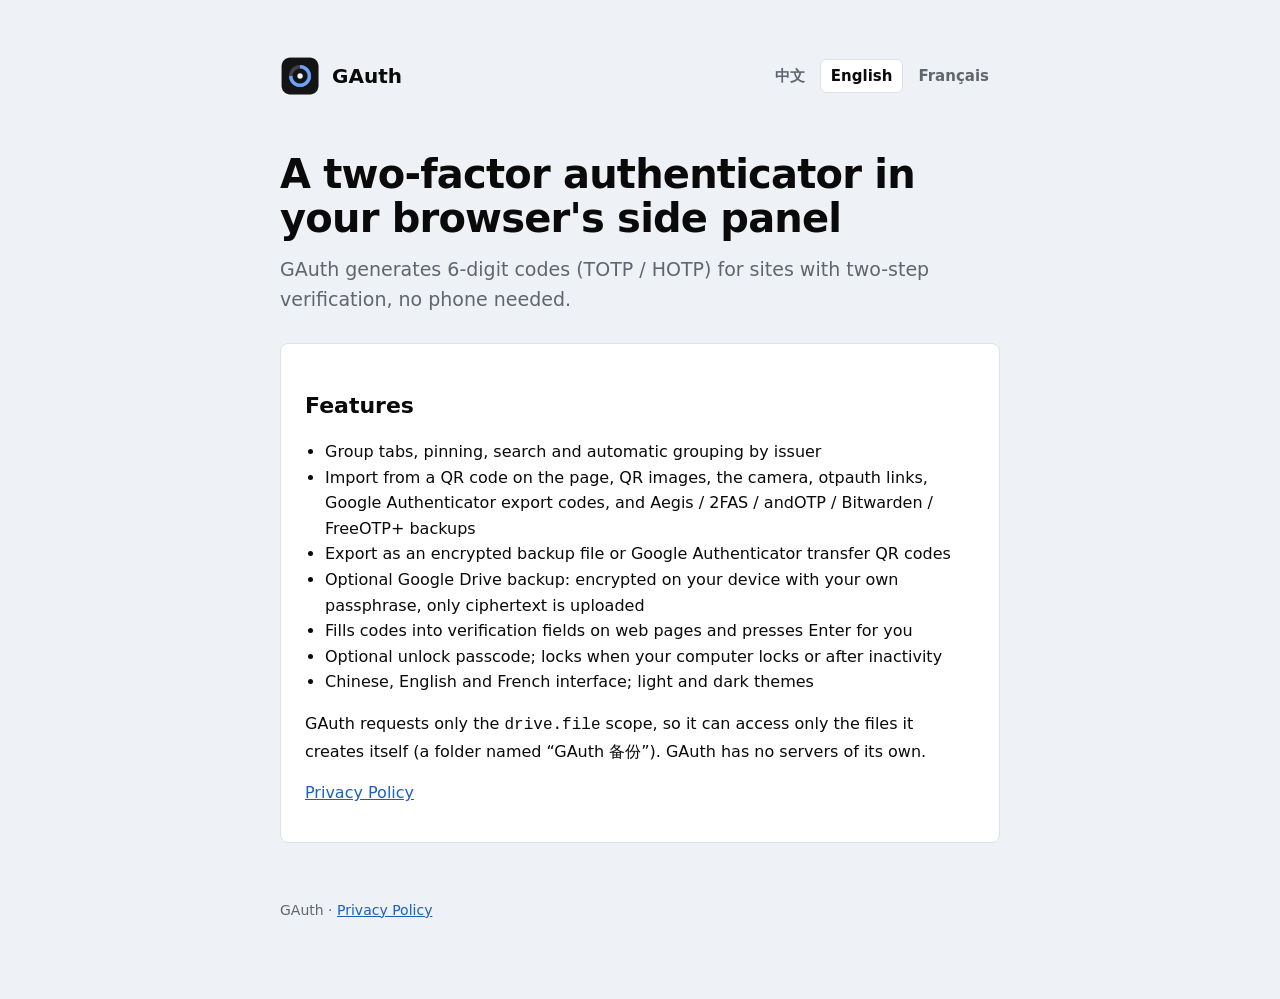
<file: index.html>
<!doctype html>
<html lang="zh-CN">
<head>
<meta charset="utf-8">
<meta name="viewport" content="width=device-width, initial-scale=1">
<title>GAuth · 浏览器两步验证器 · Two-factor authenticator</title>
<meta name="description" content="GAuth is a two-factor authenticator in your browser's side panel: TOTP/HOTP codes, groups, imports, encrypted Google Drive backup and autofill.">
<link rel="icon" href="logo.png">
<link rel="stylesheet" href="style.css">
<script src="lang.js" defer></script>
</head>
<body>
<main>
  <header>
    <img src="logo.png" alt=""><a href="./" data-keep="./">GAuth</a>
    <nav class="langs" aria-label="Language">
      <a href="?lang=zh-CN" data-set="zh-CN" hreflang="zh-CN">中文</a>
      <a href="?lang=en" data-set="en" hreflang="en">English</a>
      <a href="?lang=fr" data-set="fr" hreflang="fr">Français</a>
    </nav>
  </header>

  <article data-lang="zh-CN" lang="zh-CN" data-title="GAuth · 浏览器两步验证器">
    <h1>浏览器侧边栏里的两步验证器</h1>
    <p class="lead">GAuth 为开启了两步验证的网站生成 6 位验证码（TOTP / HOTP），不需要手机。</p>
    <section class="card">
      <h2>功能</h2>
      <ul>
        <li>按分组标签管理账号，置顶、搜索、按发行方自动分组</li>
        <li>多种导入：网页二维码、二维码图片、摄像头、otpauth 链接、Google Authenticator 迁移码、Aegis / 2FAS / andOTP / Bitwarden / FreeOTP+ 备份文件</li>
        <li>导出：加密备份文件、Google Authenticator 迁移二维码</li>
        <li>可选的 Google 云端硬盘备份：备份先用你自己设置的口令在本机加密，云端只存密文</li>
        <li>在网页的验证码输入框自动填入验证码，填完自动回车</li>
        <li>可选的解锁口令，电脑锁屏或无操作时自动锁定</li>
        <li>中文、English、Français 界面，浅色 / 深色主题</li>
      </ul>
      <p><a href="privacy.html" data-keep="privacy.html">隐私权政策</a></p>
    </section>
  </article>

  <article data-lang="en" lang="en" data-title="GAuth · Two-factor authenticator in your browser">
    <h1>A two-factor authenticator in your browser's side panel</h1>
    <p class="lead">GAuth generates 6-digit codes (TOTP / HOTP) for sites with two-step verification, no phone needed.</p>
    <section class="card">
      <h2>Features</h2>
      <ul>
        <li>Group tabs, pinning, search and automatic grouping by issuer</li>
        <li>Import from a QR code on the page, QR images, the camera, otpauth links, Google Authenticator export codes, and Aegis / 2FAS / andOTP / Bitwarden / FreeOTP+ backups</li>
        <li>Export as an encrypted backup file or Google Authenticator transfer QR codes</li>
        <li>Optional Google Drive backup: encrypted on your device with your own passphrase, only ciphertext is uploaded</li>
        <li>Fills codes into verification fields on web pages and presses Enter for you</li>
        <li>Optional unlock passcode; locks when your computer locks or after inactivity</li>
        <li>Chinese, English and French interface; light and dark themes</li>
      </ul>
      <p>GAuth requests only the <code>drive.file</code> scope, so it can access only the files it creates itself (a folder named “GAuth 备份”). GAuth has no servers of its own.</p>
      <p><a href="privacy.html" data-keep="privacy.html">Privacy Policy</a></p>
    </section>
  </article>

  <article data-lang="fr" lang="fr" data-title="GAuth · Authentificateur à deux facteurs dans votre navigateur">
    <h1>Un authentificateur à deux facteurs dans le panneau latéral</h1>
    <p class="lead">GAuth génère les codes à 6 chiffres (TOTP / HOTP) des sites protégés par la validation en deux étapes, sans téléphone.</p>
    <section class="card">
      <h2>Fonctionnalités</h2>
      <ul>
        <li>Onglets de groupes, épinglage, recherche et regroupement automatique par émetteur</li>
        <li>Import depuis un code QR de la page, des images de codes QR, la caméra, des liens otpauth, les codes d’exportation de Google Authenticator et les sauvegardes Aegis / 2FAS / andOTP / Bitwarden / FreeOTP+</li>
        <li>Export en fichier de sauvegarde chiffré ou en codes QR de transfert Google Authenticator</li>
        <li>Sauvegarde Google Drive facultative : chiffrée sur votre appareil avec votre propre phrase secrète, seul le texte chiffré est envoyé</li>
        <li>Remplit les champs de code de vérification et appuie sur Entrée pour vous</li>
        <li>Code de déverrouillage facultatif ; verrouillage quand l’ordinateur se verrouille ou après inactivité</li>
        <li>Interface en chinois, anglais et français ; thèmes clair et sombre</li>
      </ul>
      <p>GAuth ne demande que l’autorisation <code>drive.file</code> : elle n’accède qu’aux fichiers qu’elle crée elle-même (un dossier nommé « GAuth 备份 »). GAuth n’a aucun serveur.</p>
      <p><a href="privacy.html" data-keep="privacy.html">Politique de confidentialité</a></p>
    </section>
  </article>

  <footer>GAuth · <a href="privacy.html" data-keep="privacy.html">Privacy Policy</a></footer>
</main>
</body>
</html>
</file>
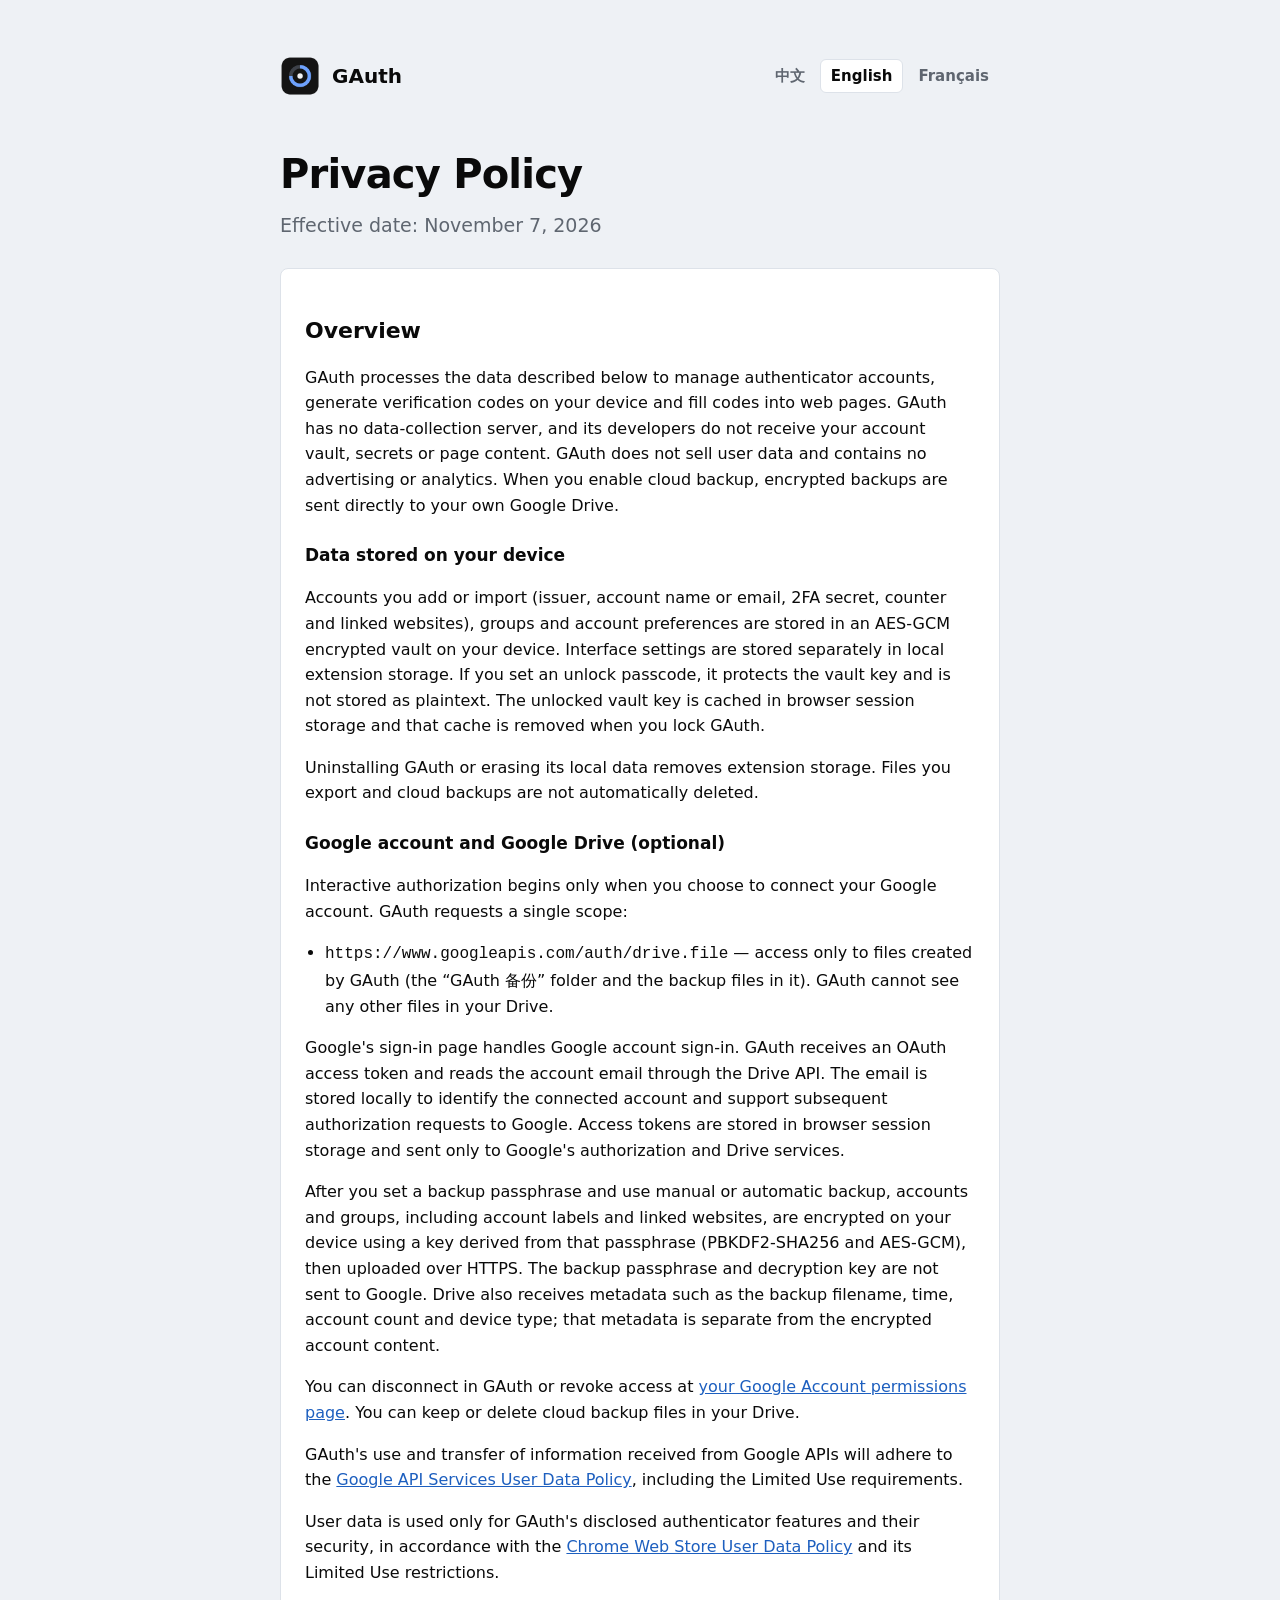
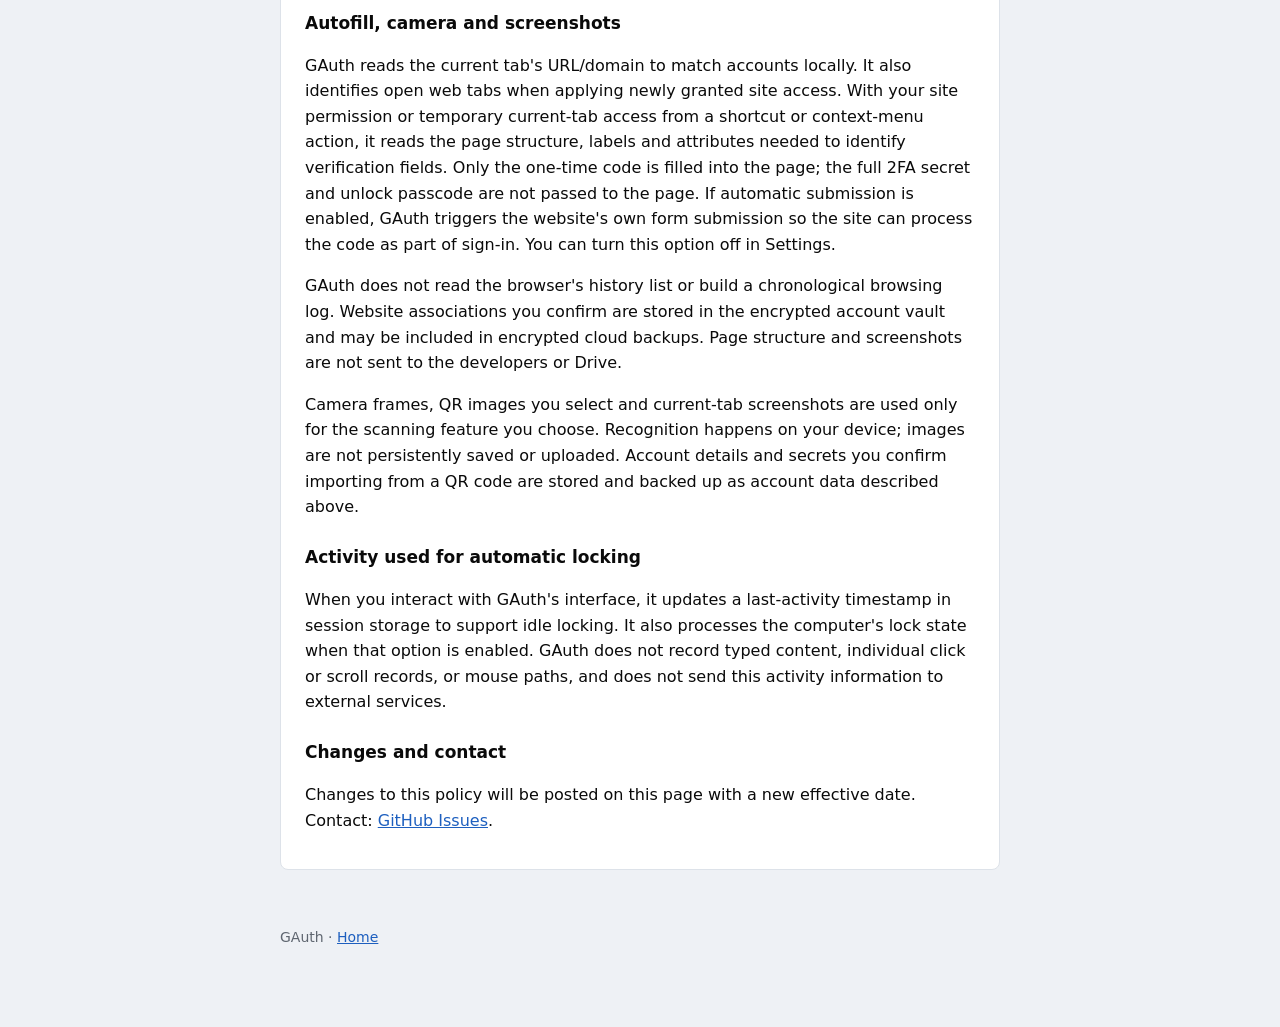
<file: privacy.html>
<!doctype html>
<html lang="zh-CN">
<head>
<meta charset="utf-8">
<meta name="viewport" content="width=device-width, initial-scale=1">
<title>隐私权政策 · Privacy Policy · Politique de confidentialité · GAuth</title>
<meta name="description" content="GAuth privacy policy in Chinese, English and French.">
<link rel="icon" href="logo.png">
<link rel="stylesheet" href="style.css">
<script src="lang.js" defer></script>
</head>
<body>
<main>
  <header>
    <img src="logo.png" alt=""><a href="./" data-keep="./">GAuth</a>
    <nav class="langs" aria-label="Language">
      <a href="?lang=zh-CN" data-set="zh-CN" hreflang="zh-CN">中文</a>
      <a href="?lang=en" data-set="en" hreflang="en">English</a>
      <a href="?lang=fr" data-set="fr" hreflang="fr">Français</a>
    </nav>
  </header>

  <article data-lang="zh-CN" lang="zh-CN" data-title="隐私权政策 · GAuth">
    <h1>隐私权政策</h1>
    <p class="lead">生效日期：2026 年 11 月 7 日</p>

    <section class="card">
      <h2>概述</h2>
      <p>GAuth 是一个浏览器扩展，用于在本机管理两步验证账号、生成验证码并在网页上填入验证码。它会为这些功能处理下述数据。GAuth 没有自己的数据收集服务器，开发者不会收到你的账号库、密钥或网页内容；扩展不出售用户数据，不包含广告或统计分析代码。用户启用云端备份后，加密备份会直接发送到用户自己的 Google 云端硬盘。</p>

      <h3>保存在你设备上的数据</h3>
      <ul>
        <li>你添加或导入的账号（发行方、账号名或邮箱、两步验证密钥、计数器、关联网站）、分组及账号偏好，以 AES-GCM 加密形式保存在本机账号库中。扩展界面设置单独保存在本机扩展存储中。</li>
        <li>如果设置了解锁口令，口令用于保护库密钥，不以明文保存。解锁后的库密钥保存在浏览器会话存储中，锁定时移除该缓存。</li>
        <li>卸载扩展或在扩展中清空数据，会删除本机扩展存储；你自行导出的文件及云端备份不会因此自动删除。</li>
      </ul>

      <h3>Google 账号与云端硬盘（可选）</h3>
      <p>只有你主动选择连接 Google 账号时，GAuth 才会开始交互式授权。授权范围只有：</p>
      <ul>
        <li><code>https://www.googleapis.com/auth/drive.file</code>：只能访问 GAuth 自己创建的文件，即你云端硬盘中的「GAuth 备份」文件夹及其中的备份文件。GAuth 看不到你云端硬盘里的其他文件。</li>
      </ul>
      <p>Google 登录页面处理 Google 账号登录。GAuth 获得 OAuth 访问令牌，并通过云端硬盘接口读取账号邮箱。邮箱保存在本机，用于显示当前连接账号及后续向 Google 发起授权请求；访问令牌保存在浏览器会话存储中，仅发送给 Google 授权与云盘服务。</p>
      <p>你设置备份口令并使用手动或自动备份后，账号及分组（包括账号标签和关联网站）会先在本机用备份口令派生的密钥加密（PBKDF2-SHA256 + AES-GCM），再通过 HTTPS 上传。GAuth 不会把备份口令或解密密钥发送给 Google。云盘服务还会接收备份文件名、时间、账号数量及设备类型等元数据；这些元数据不属于加密的账号内容。</p>
      <p>你可以随时在扩展里「断开 Google」，或在 <a href="https://myaccount.google.com/permissions">Google 账号权限页面</a> 撤销 GAuth 的访问权限；云端的备份文件由你自行保留或删除。</p>
      <p>GAuth 对通过 Google API 获得的信息的使用和传输，遵守 <a href="https://developers.google.com/terms/api-services-user-data-policy">Google API 服务用户数据政策</a>，包括其中的「有限使用」要求。</p>
      <p>GAuth 仅为已披露的验证器功能及其安全保护使用用户数据，遵守 <a href="https://developer.chrome.com/docs/webstore/program-policies/user-data-faq">Chrome 网上应用店用户数据政策</a>及其有限使用要求。</p>

      <h3>网页自动填充</h3>
      <p>GAuth 读取当前标签页的 URL/域名，在本机匹配账号；在应用新授予的网站权限时，也会识别已打开的网页标签页以加载对应功能。在你授予网站访问权限或通过快捷键、右键菜单提供当前页临时访问权限后，会读取页面中识别验证码输入框所需的结构、标签和属性。它只把一次性验证码填入网页，不把完整两步验证密钥或解锁口令交给网页。若启用填入后自动提交，GAuth 会触发网站自身的表单提交，由该网站按其登录流程处理验证码；此选项可在设置关闭。</p>
      <p>扩展不会读取浏览器的历史记录列表，也不会建立按时间排列的浏览记录。你确认的账号与网站关联会保存在加密账号库中，并可随账号进入加密云端备份。页面结构及截图不发送给开发者或云盘。</p>

      <h3>自动锁定所用的活动信息</h3>
      <p>为按无操作时间自动锁定，GAuth 会在你操作扩展界面时更新会话存储中的最后活动时间，并在启用相应设置时处理电脑锁屏状态。它不记录按键内容、逐次点击、滚动记录或鼠标轨迹，也不把这些活动信息发送给外部服务。</p>

      <h3>摄像头与屏幕截图</h3>
      <p>只有你选择对应扫码功能时，GAuth 才会使用摄像头画面、你选择的二维码图片或当前标签页截图来识别二维码。识别在本机完成，图像不会持久保存或上传。识别出的账号和密钥经你确认导入后，按本政策所述的账号数据方式存储和备份。</p>

      <h3>政策变更与联系方式</h3>
      <p>如本政策有变更，会更新此页面并修改生效日期。如有疑问，请在 <a href="https://github.com/baowangxiangmu111-create/GAuth/issues">GitHub Issues</a> 提交。</p>
    </section>
  </article>

  <article data-lang="en" lang="en" data-title="Privacy Policy · GAuth">
    <h1>Privacy Policy</h1>
    <p class="lead">Effective date: November 7, 2026</p>

    <section class="card">
      <h2>Overview</h2>
      <p>GAuth processes the data described below to manage authenticator accounts, generate verification codes on your device and fill codes into web pages. GAuth has no data-collection server, and its developers do not receive your account vault, secrets or page content. GAuth does not sell user data and contains no advertising or analytics. When you enable cloud backup, encrypted backups are sent directly to your own Google Drive.</p>
      <h3>Data stored on your device</h3>
      <p>Accounts you add or import (issuer, account name or email, 2FA secret, counter and linked websites), groups and account preferences are stored in an AES-GCM encrypted vault on your device. Interface settings are stored separately in local extension storage. If you set an unlock passcode, it protects the vault key and is not stored as plaintext. The unlocked vault key is cached in browser session storage and that cache is removed when you lock GAuth.</p>
      <p>Uninstalling GAuth or erasing its local data removes extension storage. Files you export and cloud backups are not automatically deleted.</p>
      <h3>Google account and Google Drive (optional)</h3>
      <p>Interactive authorization begins only when you choose to connect your Google account. GAuth requests a single scope:</p>
      <ul>
        <li><code>https://www.googleapis.com/auth/drive.file</code> — access only to files created by GAuth (the “GAuth 备份” folder and the backup files in it). GAuth cannot see any other files in your Drive.</li>
      </ul>
      <p>Google's sign-in page handles Google account sign-in. GAuth receives an OAuth access token and reads the account email through the Drive API. The email is stored locally to identify the connected account and support subsequent authorization requests to Google. Access tokens are stored in browser session storage and sent only to Google's authorization and Drive services.</p>
      <p>After you set a backup passphrase and use manual or automatic backup, accounts and groups, including account labels and linked websites, are encrypted on your device using a key derived from that passphrase (PBKDF2-SHA256 and AES-GCM), then uploaded over HTTPS. The backup passphrase and decryption key are not sent to Google. Drive also receives metadata such as the backup filename, time, account count and device type; that metadata is separate from the encrypted account content.</p>
      <p>You can disconnect in GAuth or revoke access at <a href="https://myaccount.google.com/permissions">your Google Account permissions page</a>. You can keep or delete cloud backup files in your Drive.</p>
      <p>GAuth's use and transfer of information received from Google APIs will adhere to the <a href="https://developers.google.com/terms/api-services-user-data-policy">Google API Services User Data Policy</a>, including the Limited Use requirements.</p>
      <p>User data is used only for GAuth's disclosed authenticator features and their security, in accordance with the <a href="https://developer.chrome.com/docs/webstore/program-policies/user-data-faq">Chrome Web Store User Data Policy</a> and its Limited Use restrictions.</p>
      <h3>Autofill, camera and screenshots</h3>
      <p>GAuth reads the current tab's URL/domain to match accounts locally. It also identifies open web tabs when applying newly granted site access. With your site permission or temporary current-tab access from a shortcut or context-menu action, it reads the page structure, labels and attributes needed to identify verification fields. Only the one-time code is filled into the page; the full 2FA secret and unlock passcode are not passed to the page. If automatic submission is enabled, GAuth triggers the website's own form submission so the site can process the code as part of sign-in. You can turn this option off in Settings.</p>
      <p>GAuth does not read the browser's history list or build a chronological browsing log. Website associations you confirm are stored in the encrypted account vault and may be included in encrypted cloud backups. Page structure and screenshots are not sent to the developers or Drive.</p>
      <p>Camera frames, QR images you select and current-tab screenshots are used only for the scanning feature you choose. Recognition happens on your device; images are not persistently saved or uploaded. Account details and secrets you confirm importing from a QR code are stored and backed up as account data described above.</p>
      <h3>Activity used for automatic locking</h3>
      <p>When you interact with GAuth's interface, it updates a last-activity timestamp in session storage to support idle locking. It also processes the computer's lock state when that option is enabled. GAuth does not record typed content, individual click or scroll records, or mouse paths, and does not send this activity information to external services.</p>
      <h3>Changes and contact</h3>
      <p>Changes to this policy will be posted on this page with a new effective date. Contact: <a href="https://github.com/baowangxiangmu111-create/GAuth/issues">GitHub Issues</a>.</p>
    </section>
  </article>

  <article data-lang="fr" lang="fr" data-title="Politique de confidentialité · GAuth">
    <h1>Politique de confidentialité</h1>
    <p class="lead">Date d’entrée en vigueur : 7 novembre 2026</p>

    <section class="card">
      <h2>Présentation</h2>
      <p>GAuth traite les données décrites ci-dessous pour gérer vos comptes d’authentification, générer des codes sur votre appareil et les saisir sur les pages web. GAuth ne dispose d’aucun serveur de collecte de données, et ses développeurs ne reçoivent ni votre coffre de comptes, ni vos clés secrètes, ni le contenu des pages. GAuth ne vend pas vos données et ne contient ni publicité ni outils d’analyse d’utilisation. Lorsque vous activez la sauvegarde dans le cloud, les sauvegardes chiffrées sont envoyées directement vers votre propre Google Drive.</p>

      <h3>Données stockées sur votre appareil</h3>
      <ul>
        <li>Les comptes que vous ajoutez ou importez (émetteur, nom du compte ou adresse e-mail, clé secrète 2FA, compteur et sites associés), les groupes et les préférences des comptes sont stockés dans un coffre chiffré avec AES-GCM sur votre appareil. Les réglages de l’interface sont stockés séparément dans le stockage local de l’extension.</li>
        <li>Si vous définissez un code de déverrouillage, il protège la clé du coffre et n’est pas stocké en clair. La clé du coffre déverrouillé est mise en cache dans le stockage de session du navigateur ; ce cache est supprimé lorsque vous verrouillez GAuth.</li>
        <li>La désinstallation de GAuth ou l’effacement de ses données locales supprime le stockage de l’extension. Les fichiers que vous exportez et les sauvegardes dans le cloud ne sont pas supprimés automatiquement.</li>
      </ul>

      <h3>Compte Google et Google Drive (facultatif)</h3>
      <p>L’autorisation interactive ne commence que lorsque vous choisissez de connecter votre compte Google. GAuth demande une seule autorisation :</p>
      <ul>
        <li><code>https://www.googleapis.com/auth/drive.file</code> : accès aux seuls fichiers créés par GAuth, c’est-à-dire le dossier « GAuth 备份 » de votre Drive et les fichiers de sauvegarde qu’il contient. GAuth ne voit aucun autre fichier de votre Drive.</li>
      </ul>
      <p>La page de connexion de Google gère la connexion au compte Google. GAuth reçoit un jeton d’accès OAuth et lit l’adresse e-mail du compte via l’API Drive. Cette adresse est stockée localement pour identifier le compte connecté et faciliter les demandes d’autorisation ultérieures auprès de Google. Les jetons d’accès sont conservés dans le stockage de session du navigateur et ne sont envoyés qu’aux services d’autorisation et de stockage Drive de Google.</p>
      <p>Après la définition d’une phrase secrète de sauvegarde, les sauvegardes manuelles ou automatiques chiffrent sur votre appareil les comptes et les groupes, y compris leurs libellés et sites associés, avec une clé dérivée de cette phrase secrète (PBKDF2-SHA256 et AES-GCM), puis les envoient par HTTPS. La phrase secrète de sauvegarde et la clé de déchiffrement ne sont pas envoyées à Google. Drive reçoit aussi des métadonnées, notamment le nom du fichier, la date, le nombre de comptes et le type d’appareil ; ces métadonnées sont distinctes du contenu chiffré des comptes.</p>
      <p>Vous pouvez vous déconnecter dans GAuth ou révoquer l’accès depuis <a href="https://myaccount.google.com/permissions">la page des autorisations de votre compte Google</a>. Vous pouvez conserver ou supprimer les fichiers de sauvegarde dans votre Drive.</p>
      <p>L’utilisation et le transfert par GAuth des informations reçues des API Google respectent les <a href="https://developers.google.com/terms/api-services-user-data-policy">règles sur les données utilisateur des services d’API Google</a>, y compris les exigences d’utilisation limitée.</p>
      <p>Les données ne sont utilisées que pour les fonctions d’authentification déclarées de GAuth et leur sécurité, conformément aux <a href="https://developer.chrome.com/docs/webstore/program-policies/user-data-faq">règles relatives aux données utilisateur du Chrome Web Store</a> et à leurs restrictions d’utilisation limitée.</p>

      <h3>Remplissage automatique sur les pages web</h3>
      <p>GAuth lit l’URL ou le domaine de l’onglet actif pour rechercher les comptes correspondants localement. Elle identifie aussi les onglets web déjà ouverts lors de l’application d’une nouvelle autorisation d’accès aux sites. Avec votre autorisation d’accès au site, ou un accès temporaire à l’onglet obtenu par un raccourci ou le menu contextuel, elle lit la structure, les libellés et les attributs nécessaires pour reconnaître les champs de vérification. Seul le code à usage unique est saisi sur la page ; la clé secrète 2FA complète et le code de déverrouillage ne sont pas transmis à la page. Si l’envoi automatique est activé, GAuth déclenche l’envoi du formulaire du site, qui traite le code dans le cadre de la connexion. Cette option peut être désactivée dans les réglages.</p>
      <p>GAuth ne lit pas la liste d’historique du navigateur et ne crée pas de journal chronologique de navigation. Les associations entre comptes et sites que vous confirmez sont enregistrées dans le coffre chiffré et peuvent faire partie des sauvegardes chiffrées dans le cloud. La structure des pages et les captures d’écran ne sont envoyées ni aux développeurs ni à Drive.</p>

      <h3>Activité utilisée pour le verrouillage automatique</h3>
      <p>Lorsque vous utilisez l’interface de GAuth, l’extension met à jour un horodatage de dernière activité dans le stockage de session afin de permettre le verrouillage après inactivité. Elle traite aussi l’état de verrouillage de l’ordinateur lorsque cette option est activée. GAuth n’enregistre ni le contenu saisi, ni des relevés de clics ou de défilements, ni les déplacements de la souris, et n’envoie pas ces informations d’activité à des services externes.</p>

      <h3>Caméra et captures d’écran</h3>
      <p>Les images de la caméra, les images de codes QR que vous sélectionnez et les captures de l’onglet actif ne sont utilisées que pour la fonction de lecture que vous choisissez. La reconnaissance se fait sur votre appareil ; les images ne sont ni conservées durablement ni envoyées. Les comptes et clés secrètes dont vous confirmez l’importation depuis un code QR sont stockés et sauvegardés comme les données de compte décrites ci-dessus.</p>

      <h3>Modifications et contact</h3>
      <p>Toute modification de cette politique sera publiée sur cette page avec une nouvelle date d’entrée en vigueur. Pour toute question, ouvrez un ticket sur <a href="https://github.com/baowangxiangmu111-create/GAuth/issues">GitHub Issues</a>.</p>
    </section>
  </article>

  <footer>GAuth · <a href="./" data-keep="./">Home</a></footer>
</main>
</body>
</html>
</file>
<file: style.css>
:root{--ground:#eef1f5;--surface:#fff;--text:#0a0a0a;--muted:#5f6670;--border:#dde2e9;--hue:#1d5fbf;color-scheme:light}
@media (prefers-color-scheme:dark){:root{--ground:#0f1114;--surface:#171a1e;--text:#f2f3f5;--muted:#a1a7b0;--border:#262a31;--hue:#6ea2ff;color-scheme:dark}}
*{box-sizing:border-box}
body{margin:0;background:var(--ground);color:var(--text);font:400 16px/1.6 system-ui,-apple-system,"PingFang SC","Microsoft YaHei",sans-serif}
main{max-width:760px;margin:0 auto;padding:56px 20px 80px}
header{display:flex;align-items:center;gap:12px;margin-bottom:40px}
header img{width:40px;height:40px}
header a{color:inherit;text-decoration:none;font-weight:600;font-size:20px}
nav{margin-left:auto;display:flex;gap:18px}
nav a{color:var(--muted);text-decoration:none;font-size:15px}
nav a:hover,a{color:var(--hue)}
h1{font-size:40px;line-height:1.1;letter-spacing:-.02em;margin:0 0 14px}
h2{font-size:22px;margin:40px 0 10px}
h3{font-size:17px;margin:24px 0 6px}
p,li{max-width:68ch}
.lead{font-size:19px;color:var(--muted);margin:0 0 28px}
section.card{background:var(--surface);border:1px solid var(--border);border-radius:8px;padding:4px 24px 20px;margin-top:28px}
ul{padding-left:20px}
footer{margin-top:56px;color:var(--muted);font-size:14px}
nav.langs{gap:4px;flex-wrap:wrap}
nav.langs a{padding:4px 10px;border-radius:6px;border:1px solid transparent}
nav.langs a[aria-current]{color:var(--text);border-color:var(--border);background:var(--surface)}
[hidden]{display:none!important}
article+article{margin-top:56px}
@media (max-width:520px){main{padding-top:32px}h1{font-size:30px}header{flex-wrap:wrap}nav.langs{margin-left:0;width:100%}}
code{overflow-wrap:anywhere}
</file>
